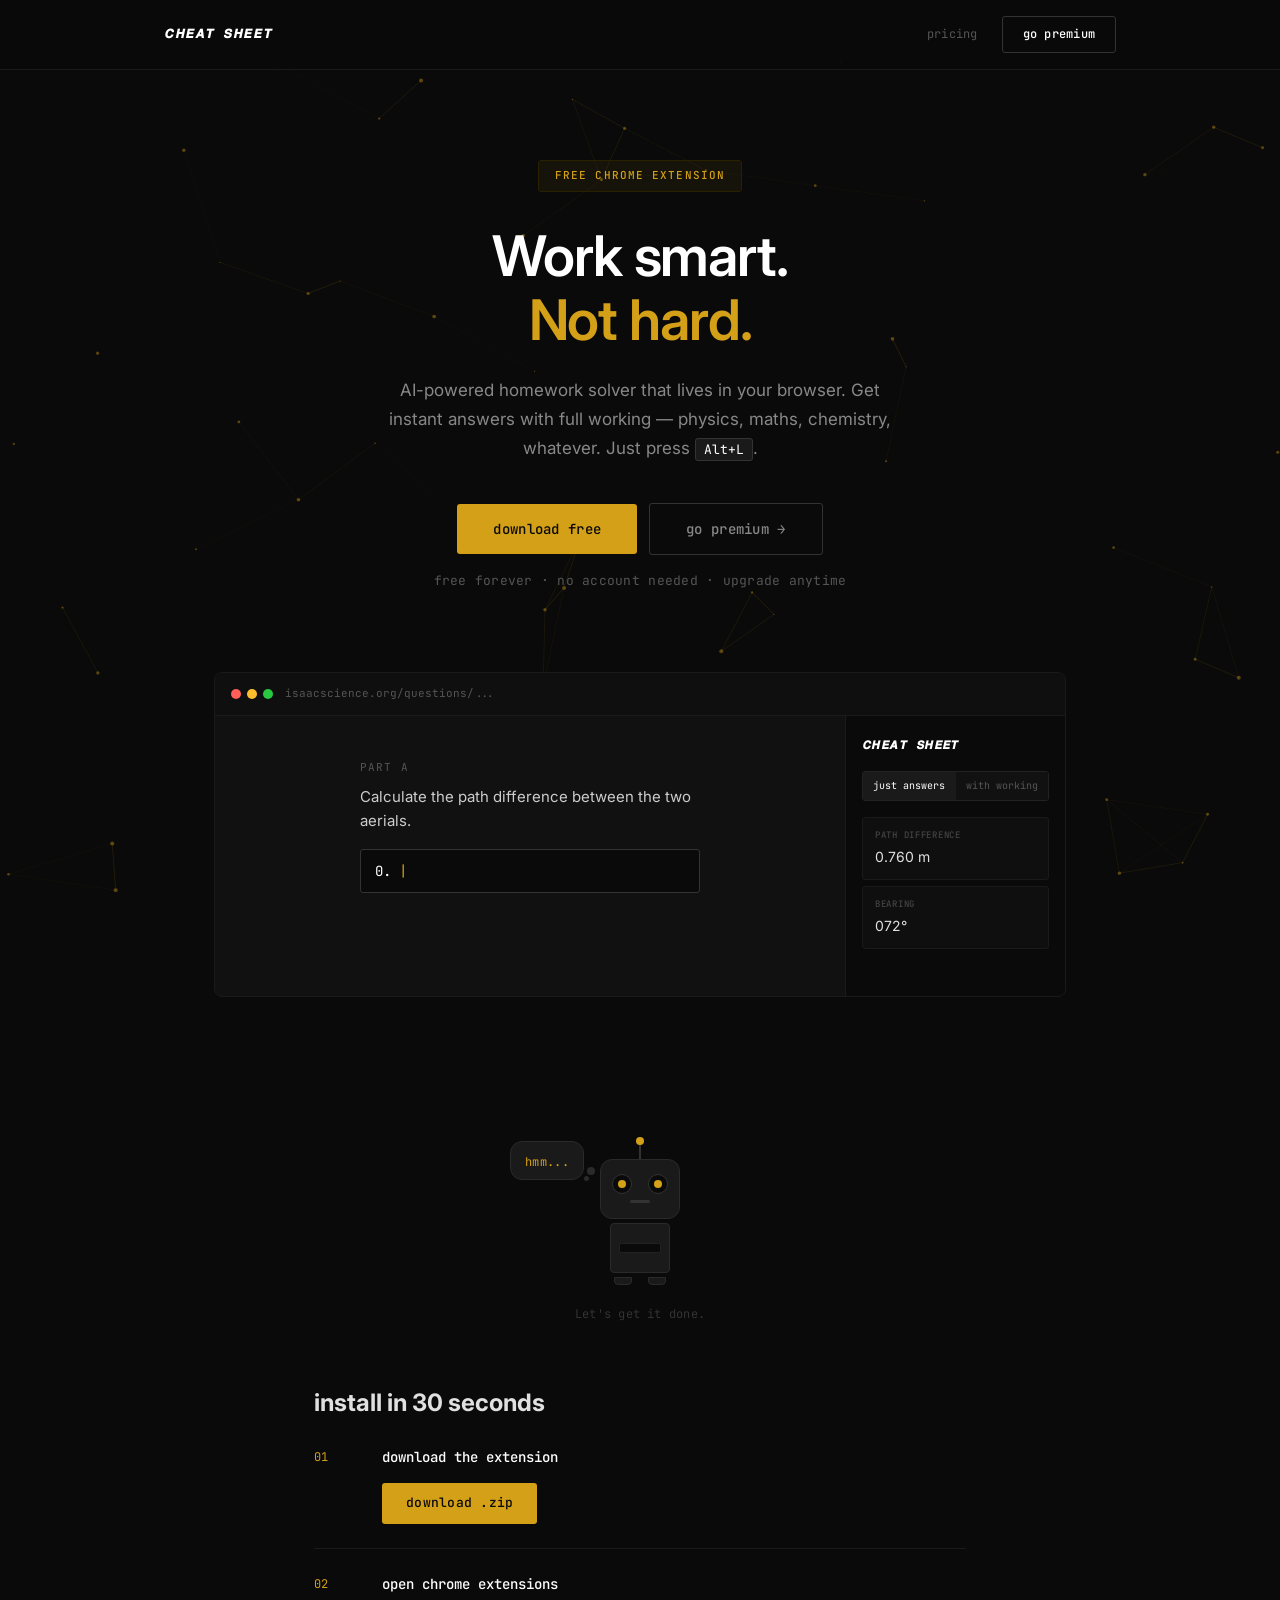
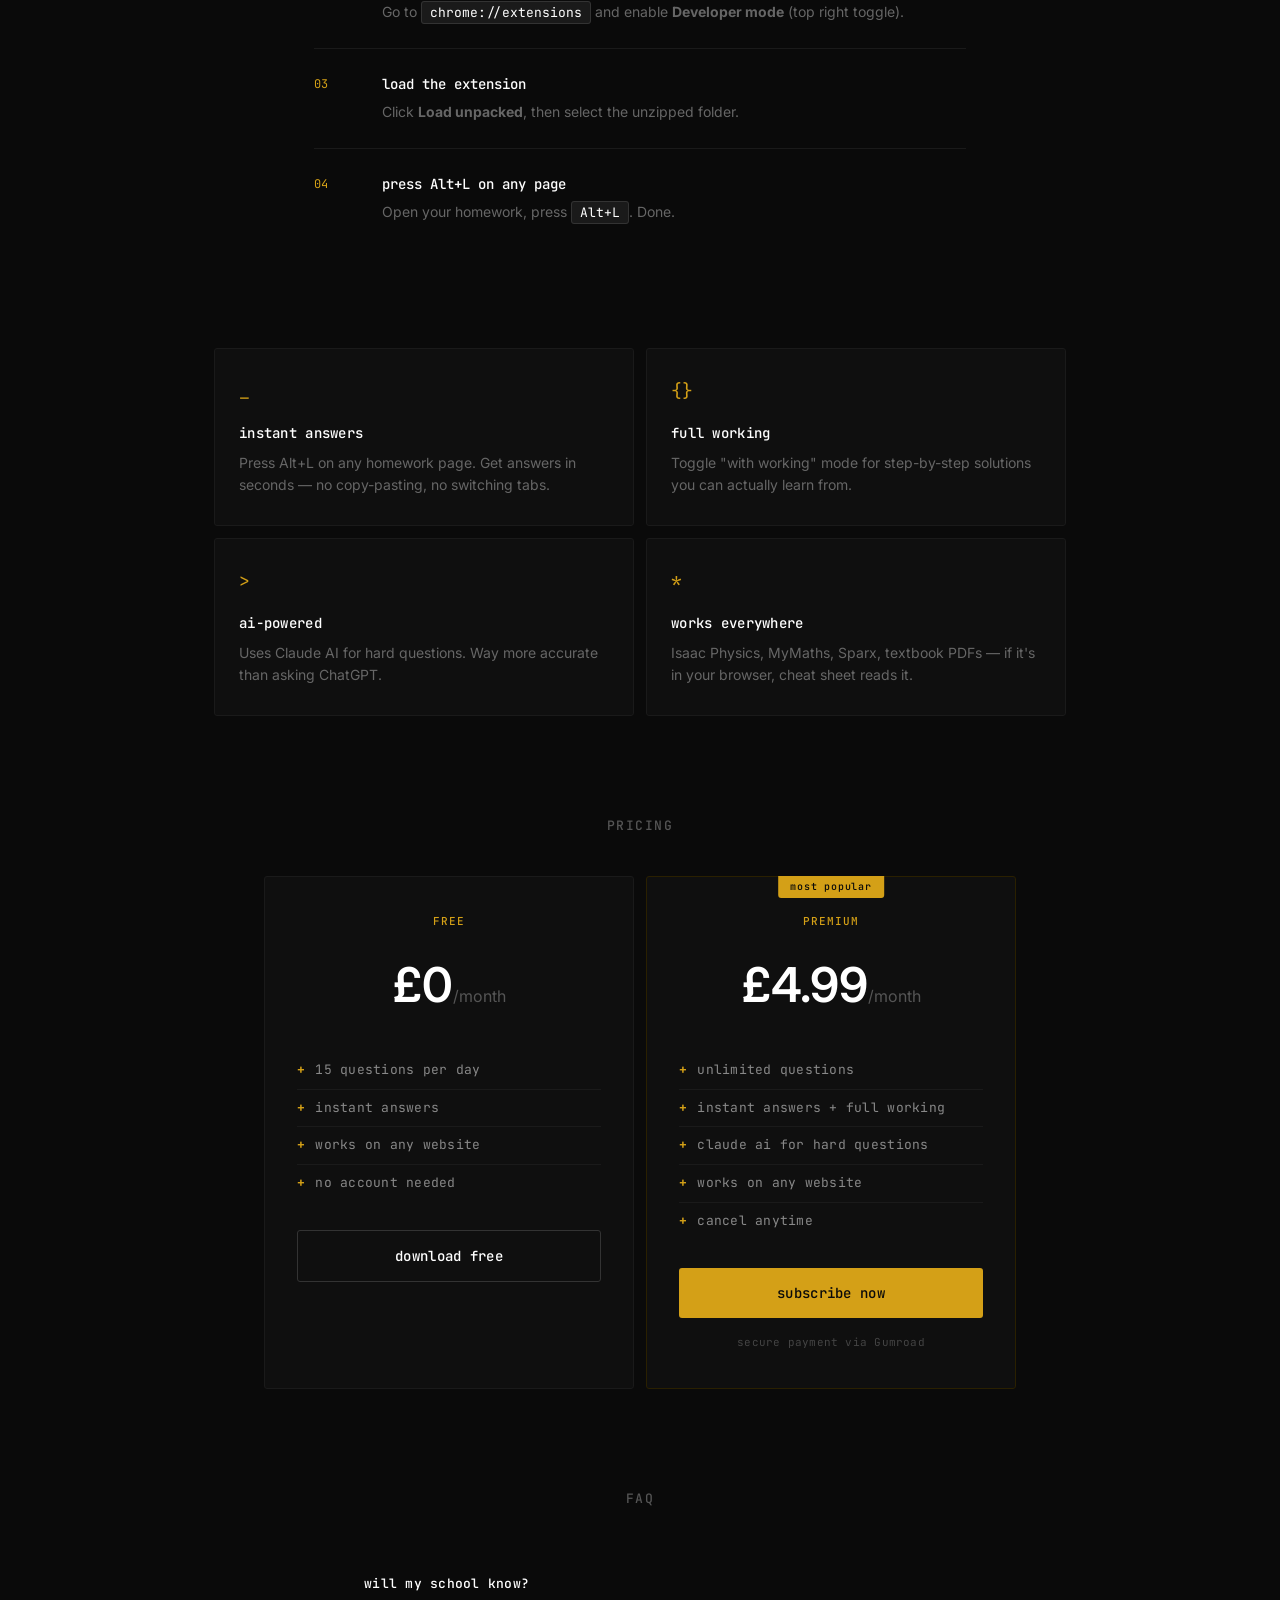
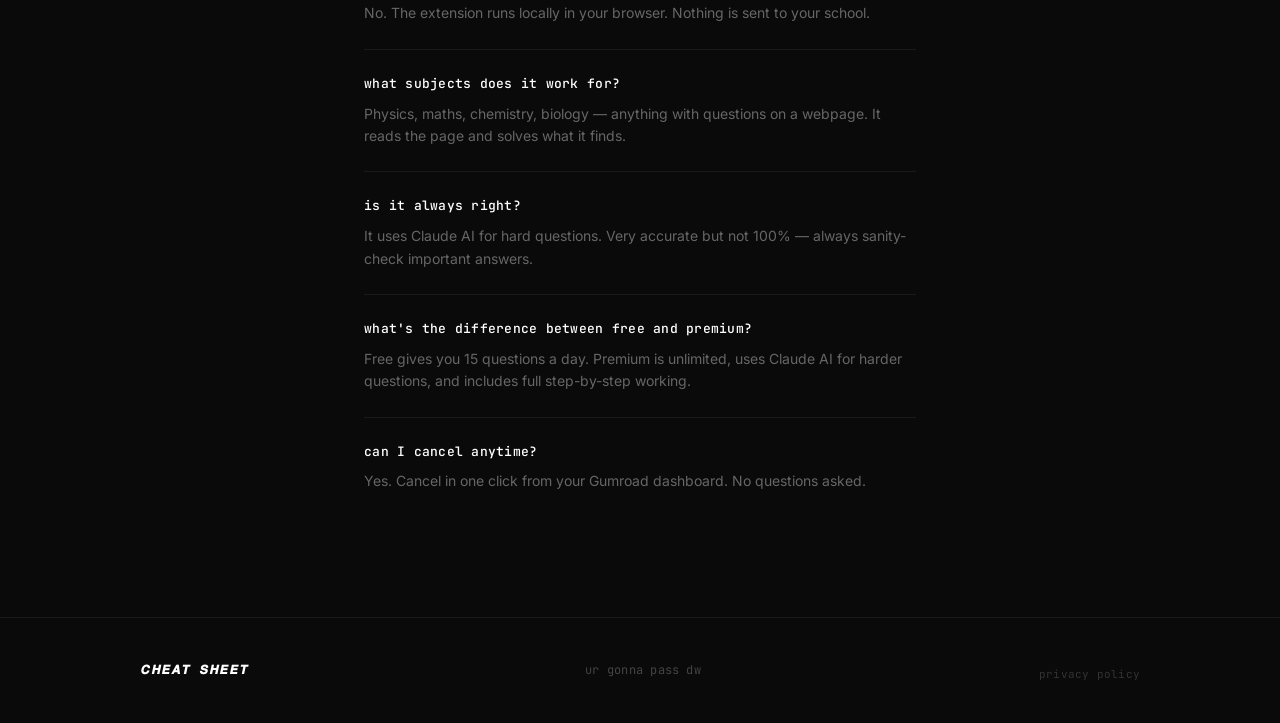
<file: index.html>
<!DOCTYPE html>
<html lang="en">
<head>
  <meta charset="UTF-8">
  <meta name="viewport" content="width=device-width, initial-scale=1.0">
  <title>𝘾𝙃𝙀𝘼𝙏 𝙎𝙃𝙀𝙀𝙏 — ur gonna pass dw</title>
  <link rel="stylesheet" href="style.css">
  <link rel="preconnect" href="https://fonts.googleapis.com">
  <link href="https://fonts.googleapis.com/css2?family=JetBrains+Mono:wght@400;500;600&family=Inter:wght@400;500;600&display=swap" rel="stylesheet">
</head>
<body>

  <!-- Nav -->
  <nav>
    <div class="nav-inner">
      <span class="logo">𝘾𝙃𝙀𝘼𝙏 𝙎𝙃𝙀𝙀𝙏</span>
      <div class="nav-links">
        <a href="#pricing" class="nav-link">pricing</a>
        <a href="https://maxwhulme.gumroad.com/l/umpzf" class="nav-cta" target="_blank">go premium</a>
      </div>
    </div>
  </nav>

  <!-- Hero -->
  <section class="hero">
    <canvas id="hero-canvas"></canvas>
    <div class="hero-badge">free chrome extension</div>
    <h1>Work smart.<br><span class="accent">Not hard.</span></h1>
    <p class="hero-sub">AI-powered homework solver that lives in your browser. Get instant answers with full working — physics, maths, chemistry, whatever. Just press <kbd>Alt+L</kbd>.</p>
    <div class="hero-ctas">
      <a href="#install" class="btn-primary">download free</a>
      <a href="https://maxwhulme.gumroad.com/l/umpzf" class="btn-secondary" target="_blank">go premium &rarr;</a>
    </div>
    <p class="hero-note">free forever &middot; no account needed &middot; upgrade anytime</p>
  </section>

  <!-- Demo -->
  <section class="demo">
    <div class="demo-window">
      <div class="demo-bar">
        <div class="demo-dots">
          <span></span><span></span><span></span>
        </div>
        <span class="demo-url">isaacscience.org/questions/...</span>
      </div>
      <div class="demo-content">
        <div class="demo-page">
          <div class="demo-question">
            <p class="demo-q-label">PART A</p>
            <p class="demo-q-text">Calculate the path difference between the two aerials.</p>
            <div class="demo-input">
              <span class="demo-val" id="typewriter"></span>
              <span class="demo-cursor">|</span>
            </div>
            <div class="demo-correct">Correct!</div>
          </div>
        </div>
        <div class="demo-panel">
          <div class="demo-panel-header">𝘾𝙃𝙀𝘼𝙏 𝙎𝙃𝙀𝙀𝙏</div>
          <div class="demo-panel-toggle">
            <span class="demo-toggle-active">just answers</span>
            <span class="demo-toggle-inactive">with working</span>
          </div>
          <div class="demo-panel-card">
            <p class="demo-card-label">PATH DIFFERENCE</p>
            <p class="demo-card-answer">0.760 m</p>
          </div>
          <div class="demo-panel-card">
            <p class="demo-card-label">BEARING</p>
            <p class="demo-card-answer">072&deg;</p>
          </div>
        </div>
      </div>
    </div>
  </section>

  <!-- Robot -->
  <section class="robot-section">
    <div class="robot-wrapper">
      <div class="robot" id="robot">
        <div class="robot-antenna">
          <div class="robot-antenna-ball"></div>
          <div class="robot-antenna-stick"></div>
        </div>
        <div class="robot-head">
          <div class="robot-eyes">
            <div class="robot-eye">
              <div class="robot-pupil" id="pupil-left"></div>
            </div>
            <div class="robot-eye">
              <div class="robot-pupil" id="pupil-right"></div>
            </div>
          </div>
          <div class="robot-mouth"></div>
        </div>
        <div class="robot-body">
          <div class="robot-screen"></div>
        </div>
        <div class="robot-feet">
          <div class="robot-foot"></div>
          <div class="robot-foot"></div>
        </div>
      </div>
      <div class="thought-bubble">
        <span class="thought-text" id="robot-status">hmm...</span>
        <div class="thought-dot thought-dot-1"></div>
        <div class="thought-dot thought-dot-2"></div>
      </div>
    </div>
    <p class="robot-caption">Let's get it done.</p>
  </section>

  <!-- Install -->
  <section class="install" id="install">
    <h2>install in 30 seconds</h2>
    <div class="install-steps">
      <div class="install-step">
        <span class="step-num">01</span>
        <div>
          <h3>download the extension</h3>
          <a href="download.html" class="btn-download">
            download .zip
          </a>
        </div>
      </div>
      <div class="install-step">
        <span class="step-num">02</span>
        <div>
          <h3>open chrome extensions</h3>
          <p>Go to <kbd>chrome://extensions</kbd> and enable <strong>Developer mode</strong> (top right toggle).</p>
        </div>
      </div>
      <div class="install-step">
        <span class="step-num">03</span>
        <div>
          <h3>load the extension</h3>
          <p>Click <strong>Load unpacked</strong>, then select the unzipped folder.</p>
        </div>
      </div>
      <div class="install-step">
        <span class="step-num">04</span>
        <div>
          <h3>press Alt+L on any page</h3>
          <p>Open your homework, press <kbd>Alt+L</kbd>. Done.</p>
        </div>
      </div>
    </div>
  </section>

  <!-- Features -->
  <section class="features">
    <div class="features-grid">
      <div class="feature-card">
        <div class="feature-icon">_</div>
        <h3>instant answers</h3>
        <p>Press Alt+L on any homework page. Get answers in seconds — no copy-pasting, no switching tabs.</p>
      </div>
      <div class="feature-card">
        <div class="feature-icon">{}</div>
        <h3>full working</h3>
        <p>Toggle "with working" mode for step-by-step solutions you can actually learn from.</p>
      </div>
      <div class="feature-card">
        <div class="feature-icon">&gt;</div>
        <h3>ai-powered</h3>
        <p>Uses Claude AI for hard questions. Way more accurate than asking ChatGPT.</p>
      </div>
      <div class="feature-card">
        <div class="feature-icon">*</div>
        <h3>works everywhere</h3>
        <p>Isaac Physics, MyMaths, Sparx, textbook PDFs — if it's in your browser, cheat sheet reads it.</p>
      </div>
    </div>
  </section>

  <!-- Pricing -->
  <section class="pricing" id="pricing">
    <h2>pricing</h2>
    <div class="pricing-grid">

      <div class="price-card">
        <div class="price-label">FREE</div>
        <div class="price-amount">£0<span class="price-period">/month</span></div>
        <ul class="price-features">
          <li>15 questions per day</li>
          <li>instant answers</li>
          <li>works on any website</li>
          <li>no account needed</li>
        </ul>
        <a href="download.html" class="btn-outline btn-full">download free</a>
      </div>

      <div class="price-card price-card-featured">
        <div class="price-badge">most popular</div>
        <div class="price-label">PREMIUM</div>
        <div class="price-amount">&pound;4.99<span class="price-period">/month</span></div>
        <ul class="price-features">
          <li>unlimited questions</li>
          <li>instant answers + full working</li>
          <li>claude ai for hard questions</li>
          <li>works on any website</li>
          <li>cancel anytime</li>
        </ul>
        <a href="https://maxwhulme.gumroad.com/l/umpzf" class="btn-primary btn-full" target="_blank">subscribe now</a>
        <p class="price-note">secure payment via Gumroad</p>
      </div>

    </div>
  </section>

  <!-- FAQ -->
  <section class="faq">
    <h2>faq</h2>
    <div class="faq-item">
      <h3>will my school know?</h3>
      <p>No. The extension runs locally in your browser. Nothing is sent to your school.</p>
    </div>
    <div class="faq-item">
      <h3>what subjects does it work for?</h3>
      <p>Physics, maths, chemistry, biology — anything with questions on a webpage. It reads the page and solves what it finds.</p>
    </div>
    <div class="faq-item">
      <h3>is it always right?</h3>
      <p>It uses Claude AI for hard questions. Very accurate but not 100% — always sanity-check important answers.</p>
    </div>
    <div class="faq-item">
      <h3>what's the difference between free and premium?</h3>
      <p>Free gives you 15 questions a day. Premium is unlimited, uses Claude AI for harder questions, and includes full step-by-step working.</p>
    </div>
    <div class="faq-item">
      <h3>can I cancel anytime?</h3>
      <p>Yes. Cancel in one click from your Gumroad dashboard. No questions asked.</p>
    </div>
  </section>

  <!-- Footer -->
  <footer>
    <div class="footer-inner">
      <span class="logo">𝘾𝙃𝙀𝘼𝙏 𝙎𝙃𝙀𝙀𝙏</span>
      <p class="footer-text">ur gonna pass dw</p>
      <a href="privacy.html" class="footer-link">privacy policy</a>
    </div>
  </footer>

  <script src="script.js"></script>
</body>
</html>
</file>
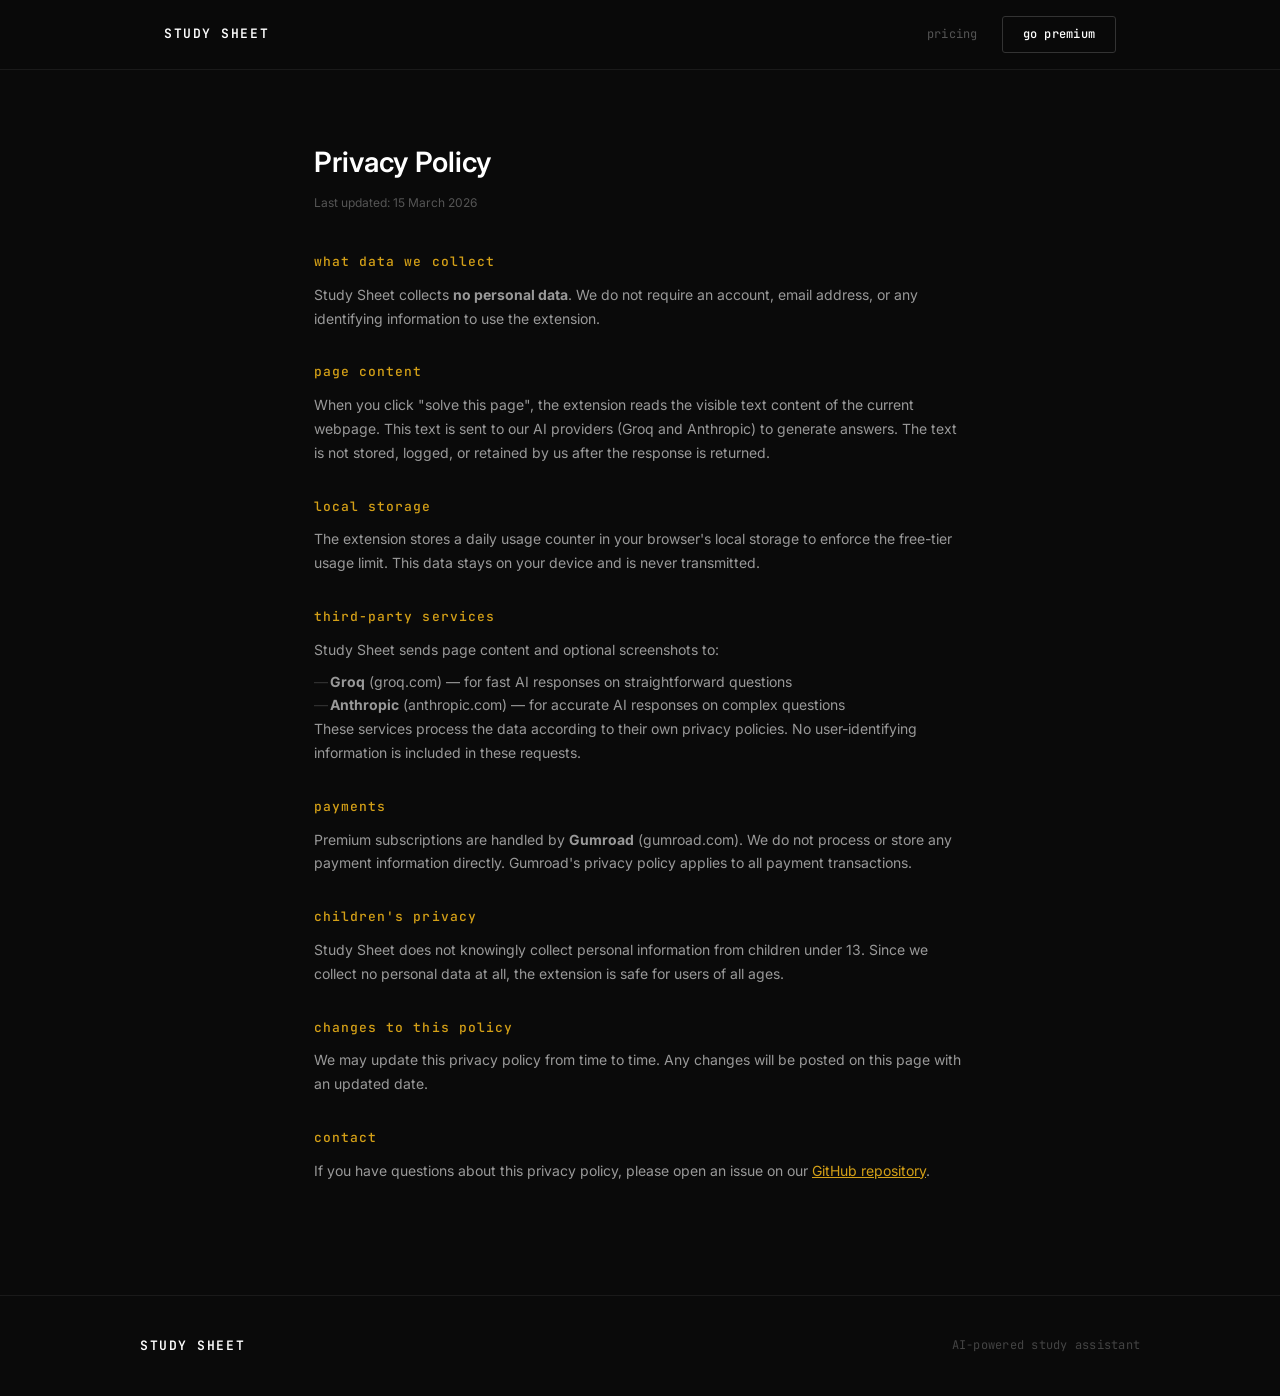
<file: privacy.html>
<!DOCTYPE html>
<html lang="en">
<head>
  <meta charset="UTF-8">
  <meta name="viewport" content="width=device-width, initial-scale=1.0">
  <title>Privacy Policy — Study Sheet</title>
  <link rel="stylesheet" href="style.css">
  <link rel="preconnect" href="https://fonts.googleapis.com">
  <link href="https://fonts.googleapis.com/css2?family=JetBrains+Mono:wght@400;500;600&family=Inter:wght@400;500;600&display=swap" rel="stylesheet">
</head>
<body>

  <nav>
    <div class="nav-inner">
      <a href="index.html" class="logo">STUDY SHEET</a>
      <div class="nav-links">
        <a href="index.html#pricing" class="nav-link">pricing</a>
        <a href="https://maxwhulme.gumroad.com/l/umpzf" class="nav-cta" target="_blank">go premium</a>
      </div>
    </div>
  </nav>

  <section class="privacy-page">
    <h1>Privacy Policy</h1>
    <p class="privacy-updated">Last updated: 15 March 2026</p>

    <div class="privacy-section">
      <h2>What data we collect</h2>
      <p>Study Sheet collects <strong>no personal data</strong>. We do not require an account, email address, or any identifying information to use the extension.</p>
    </div>

    <div class="privacy-section">
      <h2>Page content</h2>
      <p>When you click "solve this page", the extension reads the visible text content of the current webpage. This text is sent to our AI providers (Groq and Anthropic) to generate answers. The text is not stored, logged, or retained by us after the response is returned.</p>
    </div>

    <div class="privacy-section">
      <h2>Local storage</h2>
      <p>The extension stores a daily usage counter in your browser's local storage to enforce the free-tier usage limit. This data stays on your device and is never transmitted.</p>
    </div>

    <div class="privacy-section">
      <h2>Third-party services</h2>
      <p>Study Sheet sends page content and optional screenshots to:</p>
      <ul>
        <li><strong>Groq</strong> (groq.com) — for fast AI responses on straightforward questions</li>
        <li><strong>Anthropic</strong> (anthropic.com) — for accurate AI responses on complex questions</li>
      </ul>
      <p>These services process the data according to their own privacy policies. No user-identifying information is included in these requests.</p>
    </div>

    <div class="privacy-section">
      <h2>Payments</h2>
      <p>Premium subscriptions are handled by <strong>Gumroad</strong> (gumroad.com). We do not process or store any payment information directly. Gumroad's privacy policy applies to all payment transactions.</p>
    </div>

    <div class="privacy-section">
      <h2>Children's privacy</h2>
      <p>Study Sheet does not knowingly collect personal information from children under 13. Since we collect no personal data at all, the extension is safe for users of all ages.</p>
    </div>

    <div class="privacy-section">
      <h2>Changes to this policy</h2>
      <p>We may update this privacy policy from time to time. Any changes will be posted on this page with an updated date.</p>
    </div>

    <div class="privacy-section">
      <h2>Contact</h2>
      <p>If you have questions about this privacy policy, please open an issue on our <a href="https://github.com/MH-787b/CHEATSHEET" target="_blank">GitHub repository</a>.</p>
    </div>
  </section>

  <footer>
    <div class="footer-inner">
      <a href="index.html" class="logo">STUDY SHEET</a>
      <p class="footer-text">AI-powered study assistant</p>
    </div>
  </footer>

</body>
</html>
</file>
<file: style.css>
/* ─── Reset & Base ──────────────────────────────────────────────────────── */
*, *::before, *::after { box-sizing: border-box; margin: 0; padding: 0; }

body {
  font-family: 'Inter', -apple-system, BlinkMacSystemFont, 'Segoe UI', sans-serif;
  background: #0a0a0a;
  color: #e0e0e0;
  line-height: 1.6;
  -webkit-font-smoothing: antialiased;
}

a { color: inherit; text-decoration: none; }
ul { list-style: none; }

/* ─── Nav ───────────────────────────────────────────────────────────────── */
nav {
  position: fixed;
  top: 0;
  left: 0;
  right: 0;
  z-index: 100;
  background: rgba(10, 10, 10, 0.85);
  backdrop-filter: blur(12px);
  border-bottom: 1px solid #1a1a1a;
}

.nav-inner {
  max-width: 1000px;
  margin: 0 auto;
  padding: 16px 24px;
  display: flex;
  justify-content: space-between;
  align-items: center;
}

.logo {
  font-family: 'JetBrains Mono', monospace;
  font-size: 13px;
  font-weight: 600;
  letter-spacing: 0.12em;
  color: #fff;
}

.nav-links {
  display: flex;
  align-items: center;
  gap: 24px;
}

.nav-link {
  font-family: 'JetBrains Mono', monospace;
  font-size: 12px;
  color: #555;
  letter-spacing: 0.02em;
  transition: color 0.15s ease;
}

.nav-link:hover { color: #fff; }

.nav-cta {
  font-family: 'JetBrains Mono', monospace;
  font-size: 12px;
  font-weight: 500;
  padding: 8px 20px;
  border: 1px solid #333;
  border-radius: 3px;
  color: #fff;
  letter-spacing: 0.02em;
  transition: all 0.15s ease;
}

.nav-cta:hover {
  background: #1a1a1a;
  border-color: #444;
}

/* ─── Hero ──────────────────────────────────────────────────────────────── */
.hero {
  position: relative;
  max-width: 700px;
  margin: 0 auto;
  padding: 160px 24px 80px;
  text-align: center;
}

#hero-canvas {
  position: fixed;
  top: 0;
  left: 0;
  width: 100%;
  height: 100%;
  z-index: -1;
  pointer-events: none;
}

.hero-badge {
  display: inline-block;
  font-family: 'JetBrains Mono', monospace;
  font-size: 11px;
  font-weight: 500;
  letter-spacing: 0.1em;
  text-transform: uppercase;
  color: #d4a017;
  border: 1px solid #2a2000;
  background: rgba(212, 160, 23, 0.06);
  padding: 6px 16px;
  border-radius: 3px;
  margin-bottom: 32px;
}

.hero h1 {
  font-size: clamp(36px, 6vw, 56px);
  font-weight: 600;
  line-height: 1.15;
  color: #fff;
  margin-bottom: 24px;
  letter-spacing: -0.02em;
}

.accent { color: #d4a017; }

.hero-sub {
  font-size: 17px;
  color: #888;
  max-width: 520px;
  margin: 0 auto 40px;
  line-height: 1.7;
}

kbd {
  font-family: 'JetBrains Mono', monospace;
  font-size: 13px;
  background: #1a1a1a;
  border: 1px solid #333;
  border-radius: 3px;
  padding: 2px 8px;
  color: #fff;
}

.hero-ctas {
  display: flex;
  gap: 12px;
  justify-content: center;
  align-items: center;
  flex-wrap: wrap;
  margin-bottom: 0;
}

.btn-primary {
  display: inline-block;
  font-family: 'JetBrains Mono', monospace;
  font-size: 14px;
  font-weight: 500;
  padding: 14px 36px;
  background: #d4a017;
  color: #0a0a0a;
  border: none;
  border-radius: 3px;
  letter-spacing: 0.02em;
  cursor: pointer;
  transition: all 0.15s ease;
}

.btn-primary:hover { background: #e8b52a; }

.btn-secondary {
  display: inline-block;
  font-family: 'JetBrains Mono', monospace;
  font-size: 14px;
  font-weight: 500;
  padding: 14px 36px;
  background: transparent;
  color: #888;
  border: 1px solid #333;
  border-radius: 3px;
  letter-spacing: 0.02em;
  cursor: pointer;
  transition: all 0.15s ease;
}

.btn-secondary:hover { border-color: #555; color: #fff; }

.btn-outline {
  display: inline-block;
  font-family: 'JetBrains Mono', monospace;
  font-size: 14px;
  font-weight: 500;
  padding: 14px 36px;
  background: transparent;
  color: #fff;
  border: 1px solid #333;
  border-radius: 3px;
  letter-spacing: 0.02em;
  cursor: pointer;
  transition: all 0.15s ease;
}

.btn-outline:hover { border-color: #555; background: #1a1a1a; }

.btn-download {
  display: inline-block;
  font-family: 'JetBrains Mono', monospace;
  font-size: 13px;
  font-weight: 500;
  padding: 10px 24px;
  background: #d4a017;
  color: #0a0a0a;
  border-radius: 3px;
  letter-spacing: 0.02em;
  margin-top: 8px;
  transition: all 0.15s ease;
}

.btn-download:hover { background: #e8b52a; }

.btn-full { width: 100%; text-align: center; }

.hero-note {
  font-size: 13px;
  color: #555;
  margin-top: 16px;
  font-family: 'JetBrains Mono', monospace;
  letter-spacing: 0.02em;
}

/* ─── Demo ──────────────────────────────────────────────────────────────── */
.demo {
  max-width: 900px;
  margin: 0 auto;
  padding: 0 24px 100px;
}

.demo-window {
  border: 1px solid #1a1a1a;
  border-radius: 8px;
  overflow: hidden;
  background: #111;
}

.demo-bar {
  display: flex;
  align-items: center;
  gap: 12px;
  padding: 12px 16px;
  background: #0f0f0f;
  border-bottom: 1px solid #1a1a1a;
}

.demo-dots {
  display: flex;
  gap: 6px;
}

.demo-dots span {
  width: 10px;
  height: 10px;
  border-radius: 50%;
  background: #222;
}

.demo-dots span:first-child { background: #ff5f57; }
.demo-dots span:nth-child(2) { background: #ffbd2e; }
.demo-dots span:nth-child(3) { background: #28c840; }

.demo-url {
  font-family: 'JetBrains Mono', monospace;
  font-size: 11px;
  color: #555;
}

.demo-content {
  display: flex;
  min-height: 280px;
}

.demo-page {
  flex: 1;
  padding: 32px;
  display: flex;
  align-items: center;
  justify-content: center;
}

.demo-question {
  max-width: 340px;
}

.demo-q-label {
  font-family: 'JetBrains Mono', monospace;
  font-size: 11px;
  color: #555;
  letter-spacing: 0.1em;
  margin-bottom: 8px;
}

.demo-q-text {
  font-size: 15px;
  color: #ccc;
  margin-bottom: 16px;
}

.demo-input {
  background: #0a0a0a;
  border: 1px solid #333;
  border-radius: 3px;
  padding: 10px 14px;
  font-family: 'JetBrains Mono', monospace;
  font-size: 14px;
  color: #fff;
  margin-bottom: 12px;
  min-height: 40px;
}

.demo-cursor {
  animation: blink 1s infinite;
  color: #d4a017;
}

@keyframes blink {
  0%, 50% { opacity: 1; }
  51%, 100% { opacity: 0; }
}

.demo-correct {
  background: #0d2818;
  border: 1px solid #1a4d2e;
  border-radius: 3px;
  padding: 10px;
  text-align: center;
  font-size: 16px;
  font-weight: 600;
  color: #4ade80;
  opacity: 0;
  transition: opacity 0.3s ease;
}

.demo-correct.show { opacity: 1; }

.demo-panel {
  width: 220px;
  background: #0a0a0a;
  border-left: 1px solid #1a1a1a;
  padding: 20px 16px;
}

.demo-panel-header {
  font-family: 'JetBrains Mono', monospace;
  font-size: 12px;
  font-weight: 600;
  letter-spacing: 0.12em;
  color: #fff;
  margin-bottom: 16px;
}

.demo-panel-toggle {
  display: flex;
  border: 1px solid #222;
  border-radius: 3px;
  overflow: hidden;
  margin-bottom: 16px;
}

.demo-toggle-active,
.demo-toggle-inactive {
  flex: 1;
  font-family: 'JetBrains Mono', monospace;
  font-size: 10px;
  padding: 6px 4px;
  text-align: center;
}

.demo-toggle-active {
  background: #1a1a1a;
  color: #fff;
}

.demo-toggle-inactive {
  background: #111;
  color: #555;
}

.demo-panel-card {
  border: 1px solid #1a1a1a;
  border-radius: 3px;
  padding: 10px 12px;
  margin-bottom: 6px;
  background: #0f0f0f;
}

.demo-card-label {
  font-family: 'JetBrains Mono', monospace;
  font-size: 9px;
  font-weight: 500;
  letter-spacing: 0.08em;
  color: #444;
  margin-bottom: 4px;
}

.demo-card-answer {
  font-size: 14px;
  color: #e0e0e0;
}

/* ─── Features ──────────────────────────────────────────────────────────── */
.features {
  max-width: 900px;
  margin: 0 auto;
  padding: 0 24px 100px;
}

.features-grid {
  display: grid;
  grid-template-columns: repeat(2, 1fr);
  gap: 12px;
}

.feature-card {
  border: 1px solid #1a1a1a;
  border-radius: 3px;
  padding: 28px 24px;
  background: #0f0f0f;
  transition: border-color 0.15s ease;
}

.feature-card:hover {
  border-color: #2a2a2a;
}

.feature-icon {
  font-family: 'JetBrains Mono', monospace;
  font-size: 18px;
  color: #d4a017;
  margin-bottom: 16px;
}

.feature-card h3 {
  font-family: 'JetBrains Mono', monospace;
  font-size: 14px;
  font-weight: 500;
  color: #fff;
  margin-bottom: 8px;
  letter-spacing: 0.02em;
}

.feature-card p {
  font-size: 14px;
  color: #666;
  line-height: 1.6;
}

/* ─── How it works ──────────────────────────────────────────────────────── */
.how {
  max-width: 700px;
  margin: 0 auto;
  padding: 0 24px 100px;
}

.how h2,
.pricing h2,
.faq h2 {
  font-family: 'JetBrains Mono', monospace;
  font-size: 13px;
  font-weight: 500;
  letter-spacing: 0.12em;
  text-transform: uppercase;
  color: #555;
  margin-bottom: 40px;
  text-align: center;
}

.steps {
  display: grid;
  gap: 0;
}

.step {
  padding: 24px 0;
  border-bottom: 1px solid #1a1a1a;
  display: grid;
  grid-template-columns: 48px 1fr;
  grid-template-rows: auto auto;
  column-gap: 20px;
}

.step:last-child { border-bottom: none; }

.step-num {
  font-family: 'JetBrains Mono', monospace;
  font-size: 12px;
  color: #d4a017;
  grid-row: 1 / 3;
  padding-top: 2px;
}

.step h3 {
  font-family: 'JetBrains Mono', monospace;
  font-size: 14px;
  font-weight: 500;
  color: #fff;
  margin-bottom: 4px;
}

.step p {
  font-size: 14px;
  color: #666;
}

/* ─── Robot ─────────────────────────────────────────────────────────────── */
.robot-section {
  display: flex;
  flex-direction: column;
  align-items: center;
  padding: 40px 24px 60px;
}

.robot-wrapper {
  position: relative;
  display: flex;
  align-items: center;
  gap: 0;
}

.robot {
  position: relative;
  display: flex;
  flex-direction: column;
  align-items: center;
  animation: robot-float 3s ease-in-out infinite;
}

@keyframes robot-float {
  0%, 100% { transform: translateY(0); }
  50% { transform: translateY(-8px); }
}

.robot-antenna {
  display: flex;
  flex-direction: column;
  align-items: center;
}

.robot-antenna-ball {
  width: 8px;
  height: 8px;
  border-radius: 50%;
  background: #d4a017;
  animation: antenna-glow 2s ease-in-out infinite;
}

@keyframes antenna-glow {
  0%, 100% { box-shadow: 0 0 4px rgba(212, 160, 23, 0.3); }
  50% { box-shadow: 0 0 12px rgba(212, 160, 23, 0.8); }
}

.robot-antenna-stick {
  width: 2px;
  height: 14px;
  background: #333;
}

.robot-head {
  width: 80px;
  height: 60px;
  background: #1a1a1a;
  border: 1px solid #2a2a2a;
  border-radius: 12px;
  display: flex;
  flex-direction: column;
  align-items: center;
  justify-content: center;
  gap: 6px;
  padding: 8px;
  position: relative;
}

.robot-eyes {
  display: flex;
  gap: 16px;
  align-items: center;
}

.robot-eye {
  width: 20px;
  height: 20px;
  background: #0a0a0a;
  border-radius: 50%;
  border: 1px solid #333;
  display: flex;
  align-items: center;
  justify-content: center;
  overflow: hidden;
  position: relative;
}

.robot-pupil {
  width: 8px;
  height: 8px;
  background: #d4a017;
  border-radius: 50%;
  transition: transform 0.1s ease-out;
}

.robot-mouth {
  width: 20px;
  height: 3px;
  background: #333;
  border-radius: 2px;
  transition: all 0.3s ease;
}

.robot:hover .robot-mouth {
  width: 14px;
  height: 8px;
  border-radius: 0 0 7px 7px;
  background: #d4a017;
}

.robot-body {
  width: 60px;
  height: 50px;
  background: #1a1a1a;
  border: 1px solid #2a2a2a;
  border-radius: 4px;
  margin-top: 4px;
  display: flex;
  align-items: center;
  justify-content: center;
}

.robot-screen {
  width: 42px;
  height: 10px;
  background: #0a0a0a;
  border: 1px solid #222;
  border-radius: 2px;
}

/* Thought bubble */
.thought-bubble {
  position: absolute;
  right: calc(100% + 16px);
  top: 4px;
  background: #1a1a1a;
  border: 1px solid #2a2a2a;
  border-radius: 12px;
  padding: 6px 14px;
  white-space: nowrap;
}

.thought-text {
  font-family: 'JetBrains Mono', monospace;
  font-size: 12px;
  color: #d4a017;
  letter-spacing: 0.03em;
}

.thought-dot {
  position: absolute;
  background: #2a2a2a;
  border-radius: 50%;
}

.thought-dot-1 {
  width: 8px;
  height: 8px;
  right: -12px;
  bottom: 4px;
}

.thought-dot-2 {
  width: 5px;
  height: 5px;
  right: -6px;
  bottom: -2px;
}

.robot-feet {
  display: flex;
  gap: 16px;
  margin-top: 4px;
}

.robot-foot {
  width: 18px;
  height: 8px;
  background: #1a1a1a;
  border: 1px solid #2a2a2a;
  border-radius: 0 0 4px 4px;
}

.robot-caption {
  font-family: 'JetBrains Mono', monospace;
  font-size: 12px;
  color: #333;
  margin-top: 20px;
  letter-spacing: 0.02em;
  transition: color 0.3s ease;
}

.robot-section:hover .robot-caption {
  color: #555;
}

/* ─── Download page ────────────────────────────────────────────────────── */
.download-hero {
  max-width: 600px;
  margin: 0 auto;
  padding: 160px 24px 60px;
  text-align: center;
}

.download-check {
  width: 60px;
  height: 60px;
  border-radius: 50%;
  border: 2px solid #d4a017;
  color: #d4a017;
  font-size: 28px;
  display: flex;
  align-items: center;
  justify-content: center;
  margin: 0 auto 24px;
  animation: check-pop 0.4s ease-out;
}

@keyframes check-pop {
  0% { transform: scale(0); }
  70% { transform: scale(1.15); }
  100% { transform: scale(1); }
}

.download-hero h1 {
  font-size: 28px;
  font-weight: 600;
  color: #fff;
  margin-bottom: 12px;
}

.download-sub {
  font-size: 14px;
  color: #555;
}

.download-sub a {
  color: #d4a017;
  text-decoration: underline;
}

.download-steps {
  max-width: 700px;
  margin: 0 auto;
  padding: 0 24px 60px;
}

.download-steps h2 {
  font-family: 'JetBrains Mono', monospace;
  font-size: 13px;
  font-weight: 500;
  letter-spacing: 0.12em;
  text-transform: uppercase;
  color: #555;
  margin-bottom: 40px;
  text-align: center;
}

.download-bottom {
  text-align: center;
  padding-top: 40px;
  border-top: 1px solid #1a1a1a;
  margin-top: 20px;
}

.download-note {
  font-family: 'JetBrains Mono', monospace;
  font-size: 12px;
  color: #555;
  margin-bottom: 16px;
  letter-spacing: 0.02em;
}

/* ─── Privacy page ─────────────────────────────────────────────────────── */
.privacy-page {
  max-width: 700px;
  margin: 0 auto;
  padding: 140px 24px 80px;
}

.privacy-page h1 {
  font-size: 28px;
  font-weight: 600;
  color: #fff;
  margin-bottom: 8px;
}

.privacy-updated {
  font-size: 12px;
  color: #555;
  margin-bottom: 40px;
}

.privacy-section {
  margin-bottom: 32px;
}

.privacy-section h2 {
  font-family: 'JetBrains Mono', monospace;
  font-size: 13px;
  font-weight: 500;
  letter-spacing: 0.08em;
  text-transform: lowercase;
  color: #d4a017;
  margin-bottom: 10px;
}

.privacy-section p {
  font-size: 14px;
  color: #999;
  line-height: 1.7;
  margin-bottom: 8px;
}

.privacy-section ul {
  list-style: none;
  padding: 0;
}

.privacy-section li {
  font-size: 14px;
  color: #999;
  line-height: 1.7;
  padding-left: 16px;
  position: relative;
}

.privacy-section li::before {
  content: '—';
  position: absolute;
  left: 0;
  color: #333;
}

.privacy-section a {
  color: #d4a017;
  text-decoration: underline;
}

/* ─── Install ───────────────────────────────────────────────────────────── */
.install {
  max-width: 700px;
  margin: 0 auto;
  padding: 0 24px 100px;
}

.install-steps {
  display: grid;
  gap: 0;
}

.install-step {
  padding: 24px 0;
  border-bottom: 1px solid #1a1a1a;
  display: grid;
  grid-template-columns: 48px 1fr;
  column-gap: 20px;
  align-items: start;
}

.install-step:last-child { border-bottom: none; }

.install-step h3 {
  font-family: 'JetBrains Mono', monospace;
  font-size: 14px;
  font-weight: 500;
  color: #fff;
  margin-bottom: 6px;
}

.install-step p {
  font-size: 14px;
  color: #666;
}

/* ─── Pricing ───────────────────────────────────────────────────────────── */
.pricing {
  max-width: 800px;
  margin: 0 auto;
  padding: 0 24px 100px;
}

.pricing-grid {
  display: grid;
  grid-template-columns: 1fr 1fr;
  gap: 12px;
}

.price-card {
  border: 1px solid #1a1a1a;
  border-radius: 3px;
  padding: 36px 32px;
  background: #0f0f0f;
  text-align: center;
  position: relative;
}

.price-card-featured {
  border-color: #2a2000;
}

.price-badge {
  position: absolute;
  top: -1px;
  left: 50%;
  transform: translateX(-50%);
  font-family: 'JetBrains Mono', monospace;
  font-size: 10px;
  font-weight: 500;
  letter-spacing: 0.08em;
  color: #0a0a0a;
  background: #d4a017;
  padding: 3px 12px;
  border-radius: 0 0 3px 3px;
}

.price-label {
  font-family: 'JetBrains Mono', monospace;
  font-size: 11px;
  font-weight: 500;
  letter-spacing: 0.1em;
  color: #d4a017;
  margin-bottom: 16px;
}

.price-amount {
  font-size: 48px;
  font-weight: 600;
  color: #fff;
  margin-bottom: 8px;
}

.price-period {
  font-size: 16px;
  font-weight: 400;
  color: #555;
}

.price-features {
  margin: 28px 0;
  text-align: left;
}

.price-features li {
  font-family: 'JetBrains Mono', monospace;
  font-size: 13px;
  color: #888;
  padding: 8px 0;
  border-bottom: 1px solid #1a1a1a;
  letter-spacing: 0.02em;
}

.price-features li::before {
  content: "+";
  color: #d4a017;
  margin-right: 10px;
  font-weight: 600;
}

.price-features li:last-child { border-bottom: none; }

.price-note {
  font-family: 'JetBrains Mono', monospace;
  font-size: 11px;
  color: #444;
  margin-top: 16px;
  letter-spacing: 0.02em;
}

/* ─── FAQ ───────────────────────────────────────────────────────────────── */
.faq {
  max-width: 600px;
  margin: 0 auto;
  padding: 0 24px 100px;
}

.faq-item {
  padding: 24px 0;
  border-bottom: 1px solid #1a1a1a;
}

.faq-item:last-child { border-bottom: none; }

.faq-item h3 {
  font-family: 'JetBrains Mono', monospace;
  font-size: 13px;
  font-weight: 500;
  color: #fff;
  margin-bottom: 8px;
  letter-spacing: 0.02em;
}

.faq-item p {
  font-size: 14px;
  color: #666;
  line-height: 1.6;
}

/* ─── Footer ────────────────────────────────────────────────────────────── */
footer {
  border-top: 1px solid #1a1a1a;
  padding: 40px 24px;
}

.footer-inner {
  max-width: 1000px;
  margin: 0 auto;
  display: flex;
  justify-content: space-between;
  align-items: center;
}

.footer-text {
  font-family: 'JetBrains Mono', monospace;
  font-size: 12px;
  color: #444;
  letter-spacing: 0.02em;
}

.footer-link {
  font-family: 'JetBrains Mono', monospace;
  font-size: 11px;
  color: #333;
  text-decoration: none;
  letter-spacing: 0.02em;
  margin-top: 8px;
  display: inline-block;
}

.footer-link:hover {
  color: #d4a017;
}

/* ─── Responsive ────────────────────────────────────────────────────────── */
@media (max-width: 640px) {
  .features-grid { grid-template-columns: 1fr; }
  .pricing-grid { grid-template-columns: 1fr; }
  .demo-content { flex-direction: column; }
  .demo-panel {
    width: 100%;
    border-left: none;
    border-top: 1px solid #1a1a1a;
  }
  .hero { padding-top: 120px; }
  .hero-ctas { flex-direction: column; align-items: stretch; }
  .hero-ctas a { text-align: center; }
}
</file>
